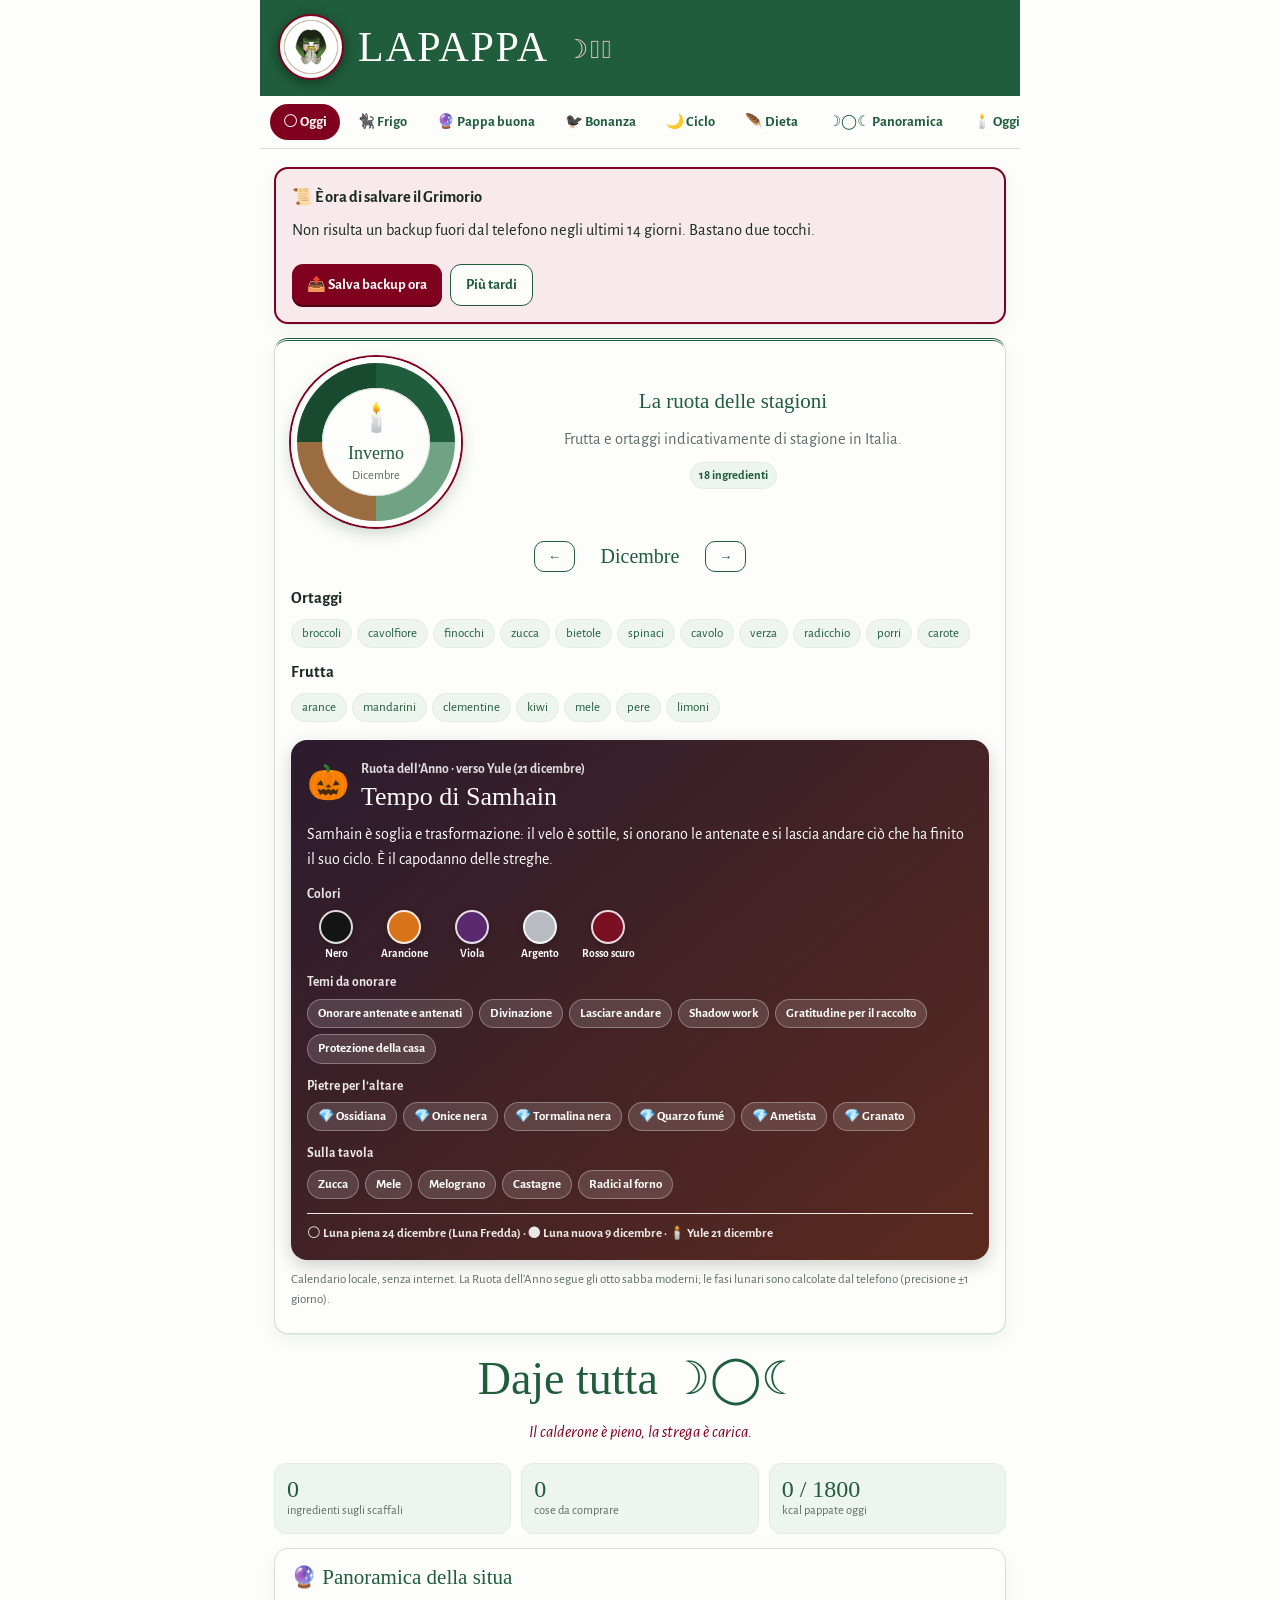
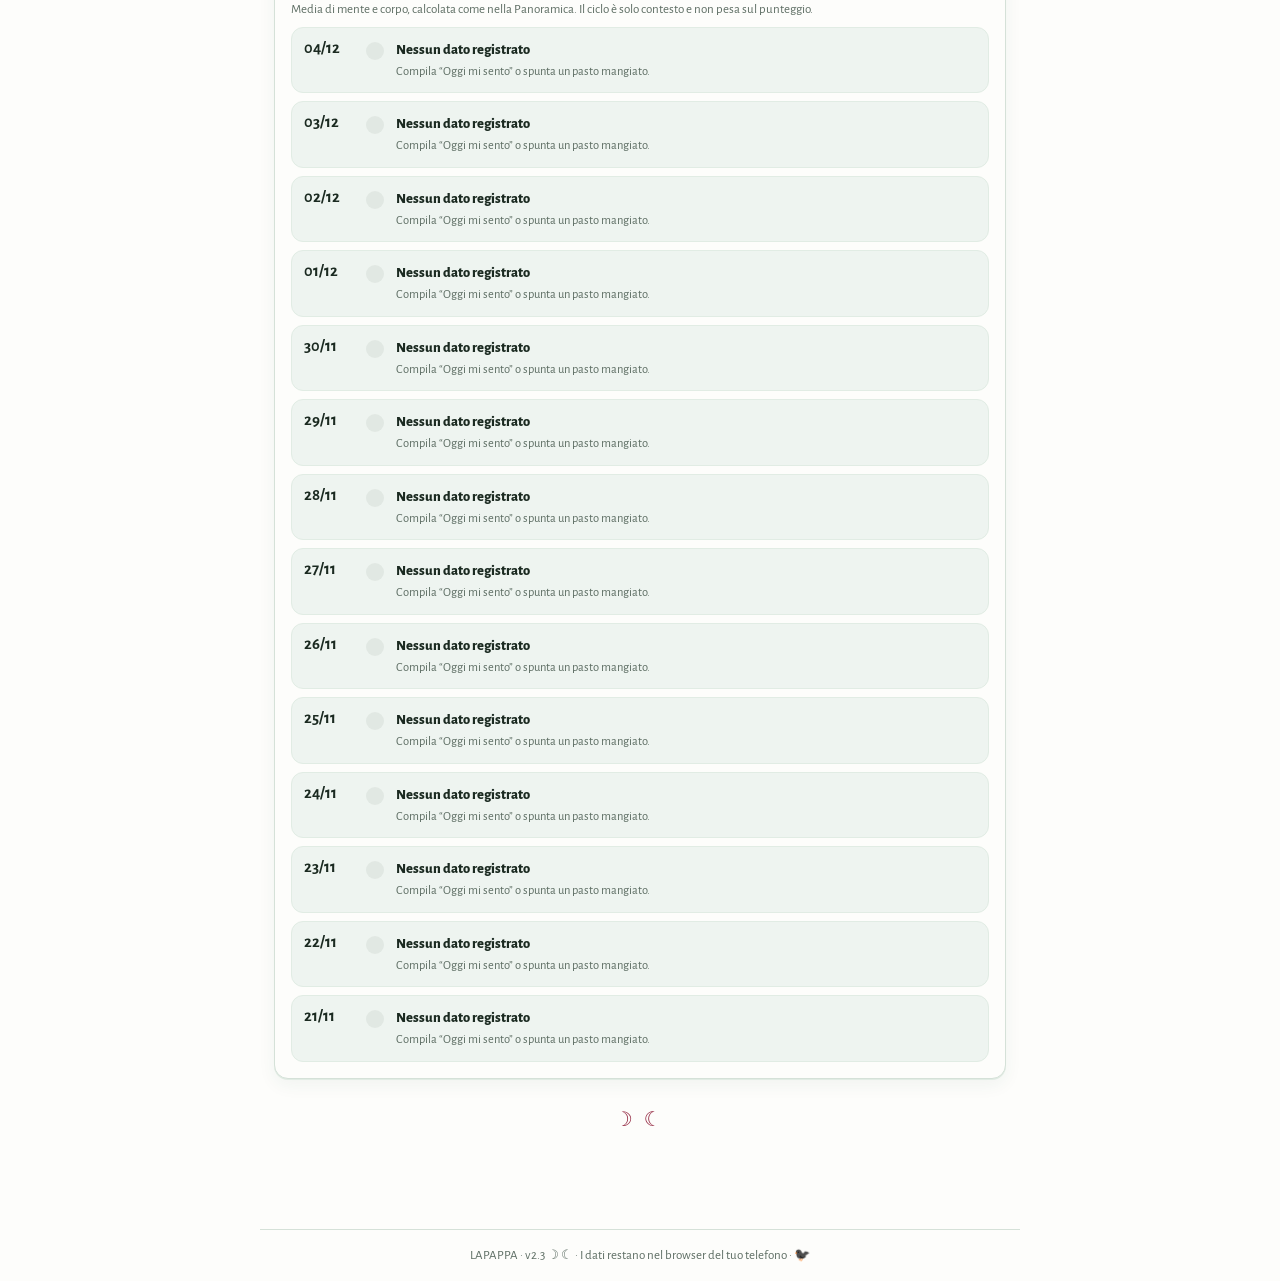
<file: index.html>
<!doctype html>
<html lang="it">
<head>
<meta charset="utf-8">
<meta name="viewport" content="width=device-width,initial-scale=1,viewport-fit=cover">
<meta name="theme-color" content="#1F5D3C">
<meta name="description" content="Frigo, ricette, panoramica e spesa in un unico calderone">
<link rel="manifest" href="manifest.webmanifest">
<link rel="icon" href="lapappa-logo-v122-192.png" type="image/png">
<link rel="preconnect" href="https://fonts.googleapis.com">
<link rel="preconnect" href="https://fonts.gstatic.com" crossorigin>
<link href="https://fonts.googleapis.com/css2?family=Alegreya+Sans:wght@400;500;700;800&family=IM+Fell+English:ital@0;1&display=swap" rel="stylesheet">
<title>LAPAPPA · Beccate sto piatto</title>
<link rel="stylesheet" href="lapappa.css?v=23">
</head>
<body>
<div class="shell">
<header>
  <div class="brandwrap">
    <img src="lapappa-logo-v122.png" alt="Logo LAPAPPA" class="brand-logo">
    <h1>LAPAPPA <span class="moon-mark" aria-hidden="true"><span>☽</span><span>𖦹</span><span>☾</span></span></h1>
  </div>
</header>
<nav id="nav" aria-label="Sezioni"></nav>
<main>

<section id="home">
  <div class="card" id="seasonalityHome"></div>
  <h2 class="hero-title">Daje tutta ☽◯☾</h2>
  <p class="muted" id="brandQuote">Oggi farai meno schifo di ieri!</p>
  <div class="grid three">
    <div class="metric"><strong id="numFridge">0</strong><small>ingredienti sugli scaffali</small></div>
    <div class="metric"><strong id="numShop">0</strong><small>cose da comprare</small></div>
    <div class="metric"><strong id="kcalToday">0</strong><small>kcal pappate oggi</small></div>
  </div>
  <div class="card"><h3>🔮 Panoramica della situa</h3><div id="wellbeingHome"></div></div>
</section>

<section id="frigo">
  <h2>🐈‍⬛ La dispensa della strega</h2>
  <div class="card">
    <h3>🌿 La pappa più magica nasce dagli ingredienti più vari</h3>
    <p class="muted">Metti sugli scaffali quello che hai: il generatore lo usa per primo.</p>
    <details id="marketGuide"><summary>Ingredienti che ti piacciono</summary><p>Tofu normale, seta e affumicato · miso · shiitake, wood ear e funghi freschi · udon e noodles · riso · latte di cocco · seitan · tortellini veg · affettati vegetali · cicoria · lattuga · zucca · cetrioli · avocado · Wasa · gallette · latte di soia al cioccolato/proteico · barbecue affumicata · soia · teriyaki · sriracha · maionese veg.</p><p class="muted">Puoi aggiungere anche pak choi, germogli, alghe, zenzero, tofu skin, daikon, soba e cavolo cinese.</p></details>
  </div>
  <div class="card">
    <label for="foodName">Ingrediente</label><input id="foodName" placeholder="Cerca: tofu, ceci, spinaci…">
    <div id="foodInfo"></div>
    <div class="grid"><div><label for="foodQty">Quantità</label><input id="foodQty" inputmode="decimal" placeholder="Es. 400"></div><div><label for="foodUnit">Unità</label><select id="foodUnit"><option>g</option><option>ml</option><option>pz</option></select></div></div>
    <label for="foodDate">Scadenza (facoltativa)</label><input type="date" id="foodDate">
    <button class="action" type="button" onclick="addFood()">+ Metti sullo scaffale</button>
  </div>
  <div class="cabinet">
    <div class="cabinet-crown"><span class="cat" aria-hidden="true">🐈‍⬛</span><span class="crown-title">Scaffali della dispensa</span><span aria-hidden="true">🕯️</span></div>
    <div id="foodList" class="cabinet-body"></div>
    <div class="cabinet-foot"></div>
  </div>
  <dialog id="foodDialog" class="sheet">
    <form method="dialog" id="foodEditForm">
      <h3>🪶 Modifica ingrediente</h3>
      <label for="editName">Ingrediente</label><input id="editName" placeholder="Cerca alimento…">
      <div class="grid"><div><label for="editQty">Quantità</label><input id="editQty" inputmode="decimal"></div><div><label for="editUnit">Unità</label><select id="editUnit"><option>g</option><option>ml</option><option>pz</option></select></div></div>
      <label for="editDate">Scadenza</label><input type="date" id="editDate">
      <div class="sheet-actions"><button class="action" value="save" type="submit">Salva modifiche</button><button class="action secondary" value="cancel" type="button" id="editCancel">Annulla</button></div>
    </form>
  </dialog>
</section>

<section id="ricette"><h2>🔮 Pappa buona</h2></section>

<section id="bonanza"><h2>🐦‍⬛ Storico della bonanza</h2><div id="bonanzaApp"></div></section>

<section id="ciclo"><h2>🌙 Calendario del ciclo</h2><div class="card" id="cicloApp"></div></section>

<section id="dieta">
  <h2>🪶 La mia dieta</h2>
  <div class="card">
    <label for="dietType">Alimentazione</label><select id="dietType"><option>Vegana</option><option>Vegetariana</option><option>Onnivora</option></select>
    <label for="dietGoal">Obiettivo</label><select id="dietGoal"><option>Ricomposizione corporea</option><option>Mantenimento</option><option>Benessere e regolarità</option></select>
    <label for="dietBudget">Budget settimanale (€)</label><input type="number" min="0" id="dietBudget">
    <label for="dietMeals">Pasti al giorno</label><select id="dietMeals"><option value="2">2 · pranzo e cena</option><option value="3">3 · colazione, pranzo e cena</option><option value="4">4 · con spuntino</option></select>
    <label for="dietPrefs">Preferenze, intolleranze e cibi da evitare</label><textarea id="dietPrefs"></textarea>
    <button class="action" type="button" onclick="saveDiet()">Salva impostazioni</button>
  </div>
  <div class="card kcal-card">
    <h3>🕯️ Regolatore delle calorie</h3>
    <p class="muted">Il generatore ridimensiona le porzioni per arrivare a questo totale giornaliero, diviso tra i pasti.</p>
    <div class="kcal-dial"><output id="kcalOut">1800</output><span>kcal al giorno</span></div>
    <input type="range" id="kcalRange" min="1200" max="3500" step="50" aria-label="Calorie giornaliere">
    <div class="grid"><div><label for="kcalInput">Calorie esatte</label><input type="number" id="kcalInput" min="1000" max="4500" step="10"></div><div><label for="protKg">Proteine (g per kg)</label><input type="number" id="protKg" min="0.8" max="2.5" step="0.1"></div></div>
    <div id="macroTargets" class="macro-targets"></div>
    <details class="estimate"><summary>🔮 Calcola una stima (Mifflin-St Jeor)</summary>
      <div class="grid"><div><label for="estSex">Sesso</label><select id="estSex"><option value="F">Femmina</option><option value="M">Maschio</option></select></div><div><label for="estAge">Età</label><input type="number" id="estAge" min="14" max="99"></div><div><label for="estWeight">Peso (kg)</label><input type="number" id="estWeight" min="30" max="250" step="0.1"></div><div><label for="estHeight">Altezza (cm)</label><input type="number" id="estHeight" min="120" max="220"></div></div>
      <label for="estActivity">Attività</label><select id="estActivity"><option value="1.2">Sedentaria</option><option value="1.375">Leggera (1–3 allenamenti)</option><option value="1.55">Moderata (3–5 allenamenti)</option><option value="1.725">Alta (6–7 allenamenti)</option></select>
      <p id="estResult" class="hint">Compila i campi per vedere la stima.</p>
      <button class="action secondary" type="button" id="estApply">Usa questa stima</button>
    </details>
    <button class="action" type="button" id="kcalSave">Salva calorie</button>
    <p class="muted fine">Stima orientativa: per obiettivi precisi conta il parere della tua nutrizionista.</p>
  </div>
</section>

<section id="panoramica">
  <h2>☽◯☾ Panoramica</h2>
  <div id="panoramicaApp"></div>
  <details class="card labs-card">
    <summary><b>🧪 Valori degli esami</b> <small class="muted">(entrano anche nel PDF)</small></summary>
    <p class="hint">Registra solo i valori che desideri. Non pubblicare referti sul repository GitHub.</p>
    <label for="labDate">Data dell'esame</label><input id="labDate" type="date">
    <label for="labName">Parametro</label><input id="labName" placeholder="Es. ferritina">
    <div class="grid"><div><label for="labValue">Valore</label><input id="labValue" placeholder="Es. 35"></div><div><label for="labUnit">Unità</label><input id="labUnit" placeholder="Es. ng/mL"></div></div>
    <label for="labRange">Intervallo del laboratorio (facoltativo)</label><input id="labRange" placeholder="Es. 15–150">
    <button class="action" type="button" onclick="addLab()">Salva valore</button>
    <ul id="labList"></ul>
  </details>
</section>

<section id="diario">
  <h2>🕯️ Oggi mi sento...</h2>
  <div class="card">
    <label for="logDate">Data</label><input id="logDate" type="date">
    <label for="logClock">Ora</label><input id="logClock" type="time">
    <div class="grid">
      <div><label for="logHunger">Fame (1–10)</label><input id="logHunger" type="number" min="1" max="10" value="5"></div>
      <div><label for="logEnergy">Energia (1–10)</label><input id="logEnergy" type="number" min="1" max="10" value="5"></div>
      <div><label for="logBloat">Gonfiore (1–10)</label><input id="logBloat" type="number" min="1" max="10" value="5"></div>
      <div><label for="logStress">Stress (1–10)</label><input id="logStress" type="number" min="1" max="10" value="5"></div>
      <div><label for="logMood">Umore (1–10)</label><input id="logMood" type="number" min="1" max="10" value="6"></div>
    </div>
    <label>Emozioni che senti adesso <small>(anche più di una)</small></label>
    <div id="logEmotions" class="emotions"></div>
    <label for="logGlucose">Glicemia misurata, mg/dL (facoltativa)</label><input id="logGlucose" type="number" min="0" placeholder="Solo se misurata">
    <button class="action" type="button" onclick="addLog()">Registra</button>
    <ul id="logList"></ul>
  </div>
  <div class="card" id="sleepArea"><h3>🌙 Come hai dormito?</h3><label for="sleepDate">Giorno del risveglio</label><input type="date" id="sleepDate"><label for="sleepHours">Ore di sonno</label><input type="number" id="sleepHours" min="0" max="24" step="0.25" placeholder="Es. 7.5"><label for="sleepQuality">Qualità del sonno (1–5)</label><select id="sleepQuality"><option value="1">1 · Pessima</option><option value="2">2 · Scarsa</option><option value="3" selected>3 · Così così</option><option value="4">4 · Buona</option><option value="5">5 · Ottima</option></select><label for="sleepTags">Descrizioni del sonno (puoi sceglierne più di una)</label><select id="sleepTags" multiple size="7"></select><p class="muted fine">Da telefono tieni premuto o seleziona più voci dove supportato. Le descrizioni cambiano con il voto.</p><button class="action" id="sleepSave" type="button">Salva il sonno</button><div id="sleepHistory"></div></div>
</section>

<section id="spesa">
  <h2>🍵 Lista della spesa</h2>
  <div class="card">
    <label for="shopName">Prodotto da comprare</label><input id="shopName" placeholder="Es. lenticchie rosse" list="priceNames" autocomplete="off"><datalist id="priceNames"></datalist>
    <div class="grid"><div><label for="shopQty">Quantità</label><input id="shopQty" placeholder="Es. 500 g"></div><div><label for="shopPrice">Prezzo (€)</label><input id="shopPrice" type="number" min="0" step="0.01" inputmode="decimal" placeholder="Es. 1.49"></div></div>
    <button class="action" type="button" onclick="addShop()">+ Aggiungi</button>
  </div>
  <div class="card cassa">
    <h3>🧉 Il conto della strega</h3>
    <div id="shopTotals"></div>
  </div>
  <div class="card"><ul id="shopList"></ul></div>
</section>

<section id="grimorio"><h2>📜 Il Grimorio</h2><div class="card" id="grimorioApp"></div></section>

</main>
<footer>LAPAPPA · v2.3 ☽𖦹☾ · I dati restano nel browser del tuo telefono · 🐦‍⬛</footer>
</div>
<script src="ricette.js?v=23"></script>
<script src="app.js?v=23"></script>
<script src="sleep.js?v=23"></script>
<script src="cycle.js?v=23"></script>
<script src="seasonality.js?v=23"></script>
<script src="calendar.js?v=23"></script>
<script src="bonanza.js?v=23"></script>
<script src="wellbeing.js?v=23"></script>
<script src="panoramica.js?v=23"></script>
<script src="grimorio.js?v=23"></script>
</body>
</html>
</file>
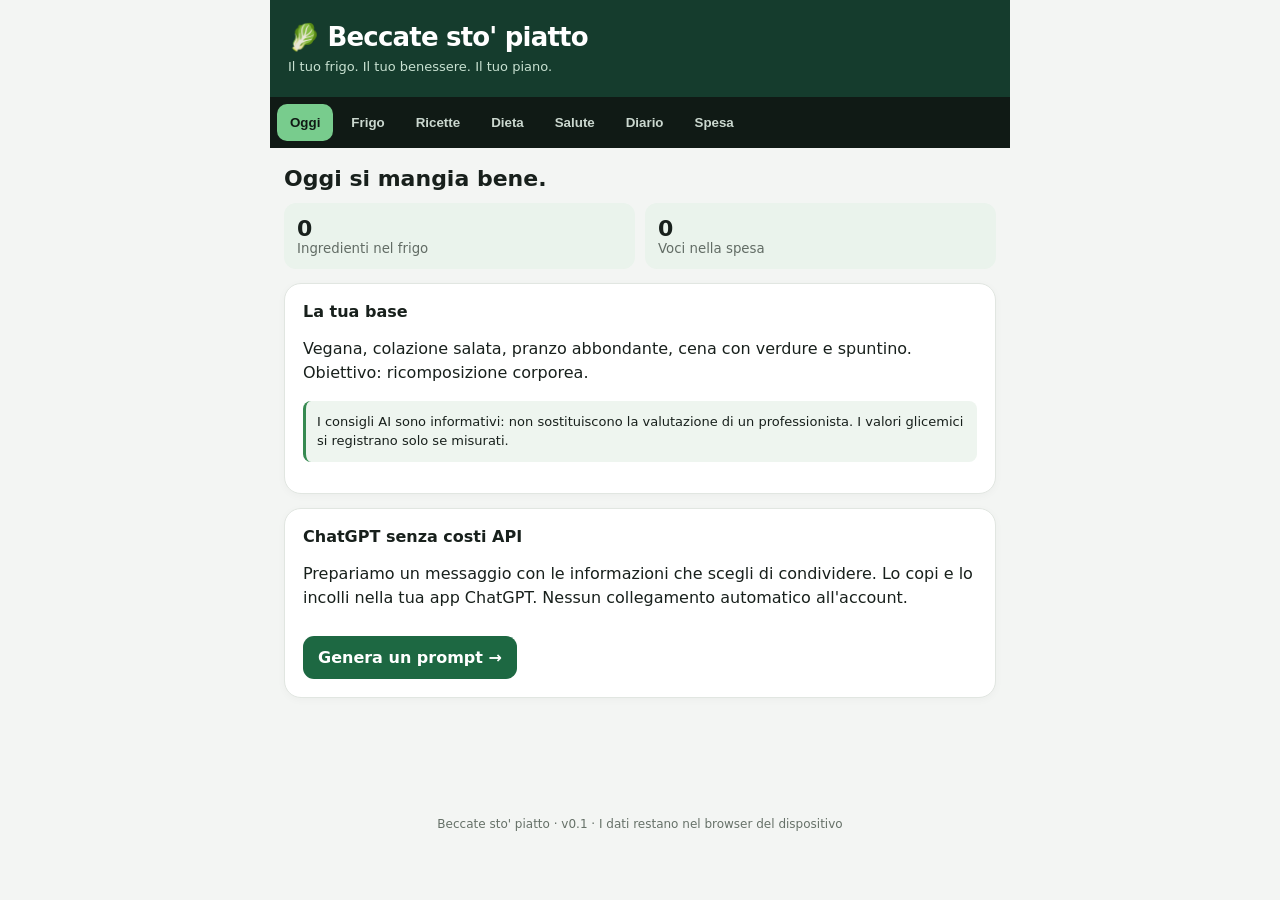
<file: Beccate_sto_piatto_PWA_v01/beccate-sto-piatto/index.html>
<!doctype html><html lang="it"><head><meta charset="utf-8"><meta name="viewport" content="width=device-width,initial-scale=1,viewport-fit=cover"><meta name="theme-color" content="#153c2d"><meta name="description" content="Frigo, ricette, salute e spesa in un unico posto"><link rel="manifest" href="manifest.webmanifest"><link rel="icon" href="icon.svg" type="image/svg+xml"><title>Beccate sto' piatto</title><style>:root{font-family:system-ui,-apple-system,sans-serif;color:#18201c;background:#f3f5f3}*{box-sizing:border-box}body{margin:0}header{background:#153c2d;color:white;padding:22px 18px 20px}header h1{margin:0;font-size:26px;letter-spacing:-.8px}header p{margin:5px 0 0;color:#c8e1d1;font-size:13px}.shell{max-width:740px;margin:auto}nav{display:flex;overflow:auto;background:#101a15;padding:7px;gap:5px;position:sticky;top:0;z-index:3}nav button{background:transparent;color:#cbd8cf;border:0;border-radius:10px;padding:11px 13px;white-space:nowrap;font-weight:650}nav button.active{background:#78cc8d;color:#101a15}main{padding:18px 14px 90px}section{display:none}section.active{display:block}.card{background:#fff;border:1px solid #e1e6e1;border-radius:17px;padding:18px;margin:0 0 14px;box-shadow:0 2px 8px #00000008}h2{font-size:22px;margin:0 0 12px}h3{margin:0 0 10px;font-size:16px}p{line-height:1.5}.muted,small{color:#626c65}label{display:block;font-size:13px;font-weight:650;margin:10px 0 5px}input,select,textarea{width:100%;font:inherit;border:1px solid #ccd6cf;border-radius:10px;padding:11px;background:white;color:#18201c}textarea{min-height:100px}button.action{background:#1d6842;color:white;border:0;border-radius:11px;padding:12px 15px;font:inherit;font-weight:700;margin:10px 7px 0 0}button.secondary{background:#e7f1e9;color:#16472c}button.danger{background:#f7e8e7;color:#8c2823}ul{list-style:none;padding:0}li{padding:11px 0;border-bottom:1px solid #e7ece8;display:flex;justify-content:space-between;gap:8px;align-items:center}li:last-child{border:0}.pill{font-size:12px;background:#e5f4e9;color:#235b38;padding:4px 7px;border-radius:8px}.grid{display:grid;grid-template-columns:1fr 1fr;gap:10px}.metric{background:#eaf3ec;border-radius:12px;padding:13px}.metric strong{display:block;font-size:22px}.metric small{display:block}.hint{background:#eef5ef;border-left:3px solid #368a51;padding:11px;border-radius:8px;font-size:13px}.inline{display:flex;gap:8px;align-items:center}.inline input{width:auto}footer{padding:15px;text-align:center;font-size:12px;color:#667168}@media(max-width:380px){.grid{grid-template-columns:1fr}} </style></head><body><div class="shell"><header><h1>🥬 Beccate sto' piatto</h1><p>Il tuo frigo. Il tuo benessere. Il tuo piano.</p></header><nav id="nav"></nav><main>
<section id="home"><h2>Oggi si mangia bene.</h2><div class="grid"><div class="metric"><strong id="numFridge">0</strong><small>Ingredienti nel frigo</small></div><div class="metric"><strong id="numShop">0</strong><small>Voci nella spesa</small></div></div><div class="card" style="margin-top:14px"><h3>La tua base</h3><p>Vegana, colazione salata, pranzo abbondante, cena con verdure e spuntino. Obiettivo: ricomposizione corporea.</p><p class="hint">I consigli AI sono informativi: non sostituiscono la valutazione di un professionista. I valori glicemici si registrano solo se misurati.</p></div><div class="card"><h3>ChatGPT senza costi API</h3><p>Prepariamo un messaggio con le informazioni che scegli di condividere. Lo copi e lo incolli nella tua app ChatGPT. Nessun collegamento automatico all'account.</p><button class="action" onclick="go('ricette')">Genera un prompt →</button></div></section>
<section id="frigo"><h2>Il mio frigo</h2><div class="card"><label>Ingrediente</label><input id="foodName" placeholder="Es. tofu"><div class="grid"><div><label>Quantità</label><input id="foodQty" placeholder="Es. 400"></div><div><label>Unità</label><select id="foodUnit"><option>g</option><option>ml</option><option>pz</option></select></div></div><label>Scadenza (facoltativa)</label><input type="date" id="foodDate"><button class="action" onclick="addFood()">+ Aggiungi</button></div><div class="card"><h3>Disponibili</h3><ul id="foodList"></ul></div></section>
<section id="ricette"><h2>Ricette con ChatGPT</h2><div class="card"><label>Che cosa vuoi generare?</label><select id="recipeMode"><option value="un pasto">Un pasto</option><option value="un menu giornaliero">Menu giornaliero</option><option value="un menu di 7 giorni">Menu settimanale</option></select><label>Altre istruzioni</label><textarea id="recipeNotes" placeholder="Es. niente cipolla, preferisco piatti caldi..."></textarea><button class="action" onclick="makePrompt()">Prepara richiesta</button><label>Messaggio da inviare a ChatGPT</label><textarea id="promptOutput" readonly placeholder="Qui comparirà la richiesta..."></textarea><button class="action secondary" onclick="copyPrompt()">Copia richiesta</button><button class="action secondary" onclick="window.open('https://chatgpt.com/','_blank','noopener')">Apri ChatGPT ↗</button></div><div class="card"><h3>Salva una ricetta</h3><label>Titolo</label><input id="recipeTitle" placeholder="Es. Bowl di riso e tofu"><label>Ingredienti e preparazione</label><textarea id="recipeText" placeholder="Incolla qui la ricetta ricevuta..."></textarea><button class="action" onclick="saveRecipe()">Salva</button><ul id="recipeList"></ul></div></section>
<section id="dieta"><h2>La mia dieta</h2><div class="card"><label>Alimentazione</label><select id="dietType"><option>Vegana</option><option>Vegetariana</option><option>Onnivora</option></select><label>Obiettivo</label><select id="dietGoal"><option>Ricomposizione corporea</option><option>Mantenimento</option><option>Benessere e regolarità</option></select><label>Budget settimanale (€)</label><input type="number" min="0" id="dietBudget"><label>Pasti al giorno</label><input type="number" min="1" max="8" id="dietMeals"><label>Preferenze, intolleranze e cibi da evitare</label><textarea id="dietPrefs"></textarea><button class="action" onclick="saveDiet()">Salva impostazioni</button></div></section>
<section id="salute"><h2>Salute</h2><div class="card"><p class="hint">Per ora registra solo i valori che desideri. Non caricare referti sensibili su un sito pubblico o su ChatGPT senza valutare la privacy. La lettura PDF automatica non è ancora disponibile.</p><label>Data dell'esame</label><input id="labDate" type="date"><label>Parametro</label><input id="labName" placeholder="Es. ferritina"><div class="grid"><div><label>Valore</label><input id="labValue" placeholder="Es. 35"></div><div><label>Unità</label><input id="labUnit" placeholder="Es. ng/mL"></div></div><label>Intervallo del laboratorio (facoltativo)</label><input id="labRange" placeholder="Es. 15–150"><button class="action" onclick="addLab()">Salva valore</button><ul id="labList"></ul></div></section>
<section id="diario"><h2>Diario quotidiano</h2><div class="card"><label>Data</label><input id="logDate" type="date"><label>Momento</label><select id="logTime"><option>Mattina</option><option>Pranzo</option><option>Pomeriggio</option><option>Sera</option></select><div class="grid"><div><label>Fame (1–10)</label><input id="logHunger" type="number" min="1" max="10" value="5"></div><div><label>Energia (1–10)</label><input id="logEnergy" type="number" min="1" max="10" value="5"></div><div><label>Gonfiore (1–10)</label><input id="logBloat" type="number" min="1" max="10" value="5"></div><div><label>Stress (1–10)</label><input id="logStress" type="number" min="1" max="10" value="5"></div></div><label>Glicemia misurata, mg/dL (facoltativa)</label><input id="logGlucose" type="number" min="0" placeholder="Solo se misurata"><button class="action" onclick="addLog()">Registra</button><ul id="logList"></ul></div></section>
<section id="spesa"><h2>Lista della spesa</h2><div class="card"><label>Prodotto da comprare</label><input id="shopName" placeholder="Es. lenticchie rosse"><label>Quantità</label><input id="shopQty" placeholder="Es. 500 g"><button class="action" onclick="addShop()">+ Aggiungi</button><ul id="shopList"></ul><button class="action secondary" onclick="makeShoppingPrompt()">Chiedi a ChatGPT cosa manca</button></div><div class="card"><h3>Backup dei tuoi dati</h3><p class="muted">Esporta un file JSON locale. Contiene dati in chiaro, anche sanitari: custodiscilo con attenzione.</p><button class="action secondary" onclick="exportData()">Esporta backup</button><label>Ripristina backup JSON</label><input type="file" id="restoreFile" accept="application/json,.json" onchange="restoreData(event)"><button class="action danger" onclick="clearAll()">Cancella tutti i dati</button></div></section>
</main><footer>Beccate sto' piatto · v0.1 · I dati restano nel browser del dispositivo</footer></div><script src="app.js"></script></body></html>
</file>
<file: lapappa.css>
/* LAPAPPA v2.0 · Strega della foresta, versione chiara.
   Palette 60/30/10: carta rgb(253,253,251) · bosco rgb(31,93,60) · vino rgb(128,0,32). Il legno della dispensa è l'unica eccezione decorativa. */
:root{
 --paper:#FDFDFB;--forest:#1F5D3C;--wine:#800020;
 --ink:#1B2A21;--muted:#5E6E64;--line:#D5E1D8;--leaf:#EEF4F0;--leaf2:#E1ECE4;--wine-soft:#F7E9EC;--forest-deep:#174A2F;
 --wood-1:#9A6C40;--wood-2:#7A512F;--wood-3:#5B3A20;--wood-4:#3B2615;
 --head:"IM Fell English",Georgia,"Times New Roman",serif;--body:"Alegreya Sans",system-ui,-apple-system,"Segoe UI",sans-serif;
 color-scheme:light;
}
*{box-sizing:border-box}
html{background:var(--paper);scroll-padding-top:env(safe-area-inset-top,0px)}
body{margin:0;background:var(--paper);color:var(--ink);font-family:var(--body);font-size:16.5px;line-height:1.5;-webkit-text-size-adjust:100%}
.shell{max-width:760px;margin:auto;min-height:100vh;background:var(--paper)}
img{max-width:100%}
.sr-only{position:absolute!important;width:1px;height:1px;padding:0;margin:-1px;overflow:hidden;clip:rect(0,0,0,0);white-space:nowrap;border:0}

/* Intestazione */
header{background:var(--forest);color:var(--paper);padding:calc(14px + env(safe-area-inset-top,0px)) 18px 16px;position:relative;overflow:hidden}
.moonrow{font-size:13px;letter-spacing:.35em;text-align:center;color:#D9E7DE;opacity:.9;white-space:nowrap;overflow:hidden}
.brandwrap{display:flex;align-items:center;gap:14px;margin-top:0;position:relative;z-index:1}
.brand-logo{width:66px;height:66px;object-fit:contain;filter:drop-shadow(0 3px 6px #0006);background:var(--paper);border-radius:50%;padding:3px;border:2px solid var(--wine)}
header h1{margin:0;font-family:var(--head);font-weight:400;font-size:clamp(30px,7vw,42px);line-height:1;letter-spacing:.04em}
header p{margin:6px 0 0;color:#D9E7DE;font-size:14px;font-style:italic}

/* Navigazione */
nav{display:flex;gap:4px;overflow-x:auto;background:var(--paper);padding:8px 10px;position:sticky;top:0;z-index:5;border-bottom:1px solid var(--line);scrollbar-width:none;padding-top:calc(8px + env(safe-area-inset-top,0px))}
nav::-webkit-scrollbar{display:none}
nav button{flex:0 0 auto;background:transparent;border:0;border-radius:999px;padding:9px 13px;font:600 14.5px var(--body);color:var(--forest);white-space:nowrap;cursor:pointer}
nav button.active{background:var(--wine);color:var(--paper)}
main{padding:18px 14px 90px}
main>section{display:none}main>section.active{display:block}
main>section::after{content:"☽𖦹☾";display:block;text-align:center;color:var(--wine);font-size:20px;letter-spacing:.2em;margin:26px 0 4px;opacity:.85}

/* Tipografia */
h2{font-family:var(--head);font-weight:400;font-size:clamp(28px,6.5vw,36px);color:var(--forest);margin:4px 0 14px;line-height:1.1}
h3{font-family:var(--head);font-weight:400;font-size:21px;color:var(--forest);margin:0 0 10px;line-height:1.2}
h4{margin:18px 0 8px;color:var(--forest)}
p{line-height:1.55;margin:.5em 0}
.muted,small{color:var(--muted)}
.fine{font-size:13px}
.minicap{font-size:12.5px;color:var(--muted)}

/* Card e griglie */
.card{background:var(--paper);border:1px solid var(--line);border-radius:14px;padding:16px;margin:0 0 14px;box-shadow:0 1px 0 var(--leaf2),0 6px 18px rgba(31,93,60,.06)}
.grid{display:grid;grid-template-columns:1fr 1fr;gap:10px}
.grid.three{grid-template-columns:repeat(3,minmax(0,1fr))}
.grid.five{grid-template-columns:repeat(5,minmax(0,1fr));gap:6px}
.metric{background:var(--leaf);border-radius:12px;padding:12px;border:1px solid var(--leaf2)}
.metric strong{display:block;font-family:var(--head);font-weight:400;font-size:24px;color:var(--forest);line-height:1.1}
.metric small{display:block;font-size:12.5px}

/* Form */
label{display:block;font-size:14px;font-weight:700;margin:12px 0 5px;color:var(--ink)}
input,select,textarea{width:100%;font:inherit;font-size:16px;border:1px solid #BFD0C4;border-radius:10px;padding:10px 11px;background:#fff;color:var(--ink)}
textarea{min-height:96px}
input:focus,select:focus,textarea:focus,button:focus-visible,summary:focus-visible,label.action:focus-within{outline:2.5px solid var(--wine);outline-offset:2px}
input[type=checkbox]{width:20px;height:20px;accent-color:var(--wine);margin:0;flex:0 0 auto}
input[type=range]{accent-color:var(--wine);padding:0;border:0;background:transparent}
.check{display:inline-flex;align-items:center;gap:8px;font-weight:600;margin:6px 14px 6px 0;cursor:pointer}
.inline{display:flex;gap:9px;align-items:center;margin:0;font-weight:500}
.inline input{width:auto}
details>summary{cursor:pointer;color:var(--forest);font-weight:700}

/* Bottoni */
button.action,label.action{display:inline-flex;align-items:center;justify-content:center;gap:6px;background:var(--wine);color:var(--paper);border:0;border-radius:11px;padding:11px 15px;font:700 15px var(--body);margin:12px 8px 0 0;cursor:pointer;box-shadow:0 2px 0 #4D0013}
button.action.secondary,label.action.secondary{background:var(--paper);color:var(--forest);border:1.5px solid var(--forest);box-shadow:none}
button.action.danger{background:var(--paper);color:var(--wine);border:1.5px solid #D9A9B4;box-shadow:none}
.action.mini{padding:7px 11px;margin:0;font-size:14px;border-radius:9px}
button:disabled{opacity:.45}
.pill{display:inline-block;font-size:12.5px;background:var(--leaf);color:var(--forest);padding:3px 8px;border-radius:999px;border:1px solid var(--leaf2);font-weight:700}
.pill.wine{background:var(--wine-soft);color:var(--wine);border-color:#E8C6CE}
.hint,.inline-note{background:var(--leaf);border-left:3px solid var(--forest);padding:10px 12px;border-radius:8px;font-size:14px}
ul{list-style:none;padding:0;margin:8px 0 0}
li{padding:10px 0;border-bottom:1px solid var(--line);display:flex;justify-content:space-between;gap:8px;align-items:center}
li:last-child{border-bottom:0}
ul.plain li,.mealbody li{display:list-item;border:0;padding:2px 0}

/* Home */
.hero-title{text-align:center;font-size:clamp(34px,8vw,46px);margin-top:20px}
#brandQuote{text-align:center;font-style:italic;font-size:17px;color:var(--wine);margin:0 0 18px}
#home>.grid{margin-bottom:14px}
#seasonalityHome{border-top:3px double var(--forest)}
.season-wheel{background:conic-gradient(#1F5D3C 0 90deg,#6FA383 90deg 180deg,#9A6C40 180deg 270deg,#174A2F 270deg 360deg)!important;border:6px solid var(--paper)!important;box-shadow:0 0 0 2px var(--wine),0 6px 16px rgba(31,93,60,.25)!important}
.season-core{background:var(--paper)!important;color:var(--forest)!important;box-shadow:inset 0 0 0 1px var(--line)!important}
.season-core strong{font-family:var(--head);font-weight:400;font-size:18px;text-transform:capitalize}
.season-chip{background:var(--leaf)!important;color:var(--forest)!important;border:1px solid var(--leaf2)!important}
.season-months button{background:var(--paper)!important;color:var(--forest)!important;border:1.5px solid var(--forest)!important}
.season-quote{background:var(--wine-soft)!important;border-left:3px solid var(--wine)!important}
.season-meta{color:var(--wine)!important;text-transform:none!important;letter-spacing:0!important;font-weight:700}
#seasonCount{display:inline-block}
#wellbeingHome .well-item{background:var(--leaf)!important;color:var(--ink)!important;border:1px solid var(--leaf2)!important}
#wellbeingHome .well-meta{color:var(--muted)!important}
#wellbeingHome .well-meter{background:#D3E0D7!important}
#wellbeingHome .well-meter span{background:var(--forest)!important}

/* ───── La dispensa: armadio antico in legno, 3 barattoli per ripiano ───── */
.cabinet{position:relative;margin:26px 0 14px;border-radius:16px 16px 6px 6px;padding:0 12px 12px;background:
 repeating-linear-gradient(90deg,transparent 0 3px,rgba(59,38,21,.18) 3px 4px,transparent 4px 11px),
 linear-gradient(90deg,var(--wood-3),var(--wood-2) 8%,var(--wood-1) 50%,var(--wood-2) 92%,var(--wood-3));
 box-shadow:0 10px 24px rgba(59,38,21,.35),inset 0 0 0 2px rgba(0,0,0,.15)}
.cabinet-crown{position:relative;display:flex;align-items:center;justify-content:space-between;gap:8px;margin:0 -12px;padding:16px 18px 14px;border-radius:16px 16px 0 0;background:
 linear-gradient(180deg,#B08051 0%,var(--wood-1) 30%,var(--wood-2) 70%,var(--wood-3) 100%);border-bottom:4px solid var(--wood-4);box-shadow:inset 0 2px 0 rgba(255,232,200,.35)}
.cabinet-crown::before{content:"";position:absolute;left:12px;right:12px;top:6px;height:3px;border-radius:3px;background:rgba(59,38,21,.35)}
.crown-title{font-family:var(--head);font-size:20px;color:var(--paper);text-shadow:0 1px 2px rgba(0,0,0,.5);text-align:center;flex:1}
.cabinet-crown .cat{position:absolute;left:14px;top:-26px;font-size:32px;filter:drop-shadow(0 2px 2px rgba(0,0,0,.35))}
.cabinet-crown>span:last-child{font-size:20px}
.cabinet-body{background:
 repeating-linear-gradient(180deg,transparent 0 14px,rgba(0,0,0,.06) 14px 15px),
 linear-gradient(90deg,#2E1D10,#4A301B 12%,#523520 50%,#4A301B 88%,#2E1D10);
 padding:4px 8px 2px;border-radius:2px;box-shadow:inset 0 6px 10px rgba(0,0,0,.45),inset 0 -2px 6px rgba(0,0,0,.3);min-height:120px}
.cabinet-foot{height:16px;margin:0 -12px -12px;border-radius:0 0 6px 6px;background:linear-gradient(180deg,var(--wood-2),var(--wood-4))}
.shelf{padding-top:16px}
.shelf-items{display:grid;grid-template-columns:repeat(3,minmax(0,1fr));gap:8px;align-items:end;padding:0 2px}
.plank{height:17px;margin:0 -8px;border-radius:2px;background:
 repeating-linear-gradient(1deg,transparent 0 2px,rgba(40,25,14,.35) 2px 3px,transparent 3px 7px),
 linear-gradient(180deg,#B38552 0%,var(--wood-1) 35%,var(--wood-2) 75%,var(--wood-4) 100%);
 border-bottom:4px solid #2A1A0D;box-shadow:0 6px 8px rgba(0,0,0,.45),inset 0 2px 0 rgba(255,230,195,.45)}
.jar{position:relative;background:var(--paper);border:1.5px solid var(--forest);border-radius:12px 12px 6px 6px;padding:13px 7px 7px;min-height:96px;display:flex;flex-direction:column;gap:3px;text-align:center;box-shadow:0 3px 0 rgba(0,0,0,.25)}
.jar::before{content:"";position:absolute;left:14%;right:14%;top:-7px;height:9px;border-radius:5px 5px 2px 2px;background:var(--wine);box-shadow:inset 0 2px 0 rgba(255,255,255,.25)}
.jar-name{font-size:14px;line-height:1.15;color:var(--forest);overflow-wrap:anywhere;hyphens:auto}
.jar-qty{align-self:center;font-size:12px;font-weight:700;background:var(--leaf);color:var(--forest);border-radius:999px;padding:1px 7px}
.jar-date{font-size:11px;color:var(--muted);line-height:1.2}
.jar.expiring{border-color:var(--wine);background:var(--wine-soft)}
.jar.expiring .jar-date{color:var(--wine);font-weight:700}
.jar-actions{display:flex;justify-content:center;gap:5px;margin-top:auto;padding-top:4px}
.jar-btn{width:32px;height:30px;border-radius:8px;border:1px solid var(--line);background:#fff;color:var(--forest);font-size:16px;line-height:1;cursor:pointer}
.jar-btn.del{color:var(--wine)}
.shelf-empty{color:#F1E3CC;text-align:center;padding:26px 10px;margin:0;font-style:italic}
@media(min-width:620px){.jar-name{font-size:15.5px}.jar{min-height:110px}}

/* Dialog modifica */
dialog.sheet{border:0;border-radius:18px;padding:18px;width:min(520px,calc(100vw - 24px));background:var(--paper);color:var(--ink);box-shadow:0 20px 50px rgba(0,0,0,.35)}
dialog.sheet::backdrop{background:rgba(23,74,47,.45)}
dialog.sheet form{margin:0}
.sheet-actions{display:flex;flex-wrap:wrap}

/* PAPPA BUONA */
.cal-head{display:flex;justify-content:space-between;align-items:center;gap:10px}
.cal-head select{width:auto}
.weeknav{display:flex;align-items:center;gap:6px;margin:8px 0 4px}
.weekbar{display:flex;gap:5px;overflow-x:auto;padding:4px 0;flex:1}
.daytab{flex:1;min-width:46px;border:1px solid var(--line);background:var(--paper);border-radius:12px;padding:8px 3px;font:700 13.5px var(--body);color:var(--forest);cursor:pointer}
.daytab small{color:inherit}
.daytab.today{border-color:var(--forest)}
.daytab.on{background:var(--forest);color:var(--paper);border-color:var(--forest)}
.calendar-actions{display:flex;flex-wrap:wrap}
.dayblock{margin-top:16px;padding-top:6px;border-top:1px dashed var(--line)}
.dayhead{text-transform:capitalize;margin:8px 0;display:flex;align-items:center;gap:8px;flex-wrap:wrap}
.mealcard{border:1px solid var(--line);border-radius:14px;margin:9px 0;overflow:hidden;background:var(--paper)}
.mealcard.eaten{border-color:var(--forest);background:linear-gradient(90deg,var(--leaf),var(--paper) 40%)}
.mealcard summary{list-style:none;padding:12px;display:flex;justify-content:space-between;gap:8px;align-items:center;color:var(--ink);font-weight:400}
.mealcard summary::-webkit-details-marker{display:none}
.mealhead{display:flex;align-items:center;gap:11px}
.meal-sticker{width:40px;height:40px;flex:0 0 40px;border-radius:12px;background:var(--leaf);border:1px solid var(--leaf2);display:flex;align-items:center;justify-content:center;font-size:21px}
.mealtext b{color:var(--forest);font-size:16px}
.kcal-line{font-size:12.5px}
.fe{color:var(--wine);font-weight:800}
.mealbody{padding:2px 14px 12px;font-size:15px;border-top:1px solid var(--line)}
.mealbody ul{list-style:disc;padding-left:20px}
.mealfoot{display:flex;align-items:center;justify-content:space-between;gap:8px;padding:0 12px 11px;flex-wrap:wrap}
.check.eat{margin:0;padding:6px 10px;border-radius:999px;background:var(--leaf);color:var(--forest)}
.missing{color:var(--wine);font-size:13px}
.sauce-note{background:var(--wine-soft);border-left:3px solid var(--wine);padding:10px 12px;border-radius:8px;margin:10px 0;font-size:14px}
.macro-chips{display:flex;flex-wrap:wrap;gap:5px;margin:10px 0}
.chip{font-size:12.5px;font-weight:700;padding:3px 8px;border-radius:999px;background:var(--leaf);color:var(--forest)}
.chip.kcal{background:var(--forest);color:var(--paper)}
.daypanel{background:var(--leaf);border-radius:12px;padding:8px 12px;margin:10px 0 4px}
.daypanel summary{font-weight:500;font-size:14.5px;color:var(--ink);padding:4px 0}
.vits{display:flex;flex-wrap:wrap;gap:2px 8px}
.tbar{display:grid;grid-template-columns:86px 1fr auto;gap:8px;align-items:center;margin:7px 0;font-size:13.5px}
.tlabel{font-weight:700;color:var(--forest)}
.ttrack{height:9px;background:#D3E0D7;border-radius:9px;overflow:hidden}
.ttrack span{display:block;height:100%;background:var(--forest);border-radius:9px}
.ttrack span.over{background:var(--wine)}
.tval{font-weight:700;white-space:nowrap}
.scoreRow{display:flex;gap:16px;align-items:center}
.scoreBig{font-family:var(--head);font-weight:400;font-size:48px;color:var(--forest);white-space:nowrap}
.scoreBig small{font-size:18px}
.qualityTrack{height:10px;background:#D3E0D7;border-radius:10px;overflow:hidden;margin:12px 0}
.qualityTrack>div{height:100%;background:var(--forest)}
.qualityChecks li{font-size:14px;display:block;padding:5px 0}
.extra-quote{font-weight:700;color:var(--wine)!important}

/* Dieta */
.kcal-dial{display:flex;align-items:baseline;gap:8px;justify-content:center;margin:8px 0}
.kcal-dial output{font-family:var(--head);font-size:52px;color:var(--wine);line-height:1}
.kcal-dial span{color:var(--muted);font-weight:700}
.macro-row{display:grid;grid-template-columns:repeat(4,minmax(0,1fr));gap:6px;margin-top:12px}
.macro-row span{background:var(--leaf);border-radius:10px;padding:8px 6px;text-align:center;font-size:13px;color:var(--muted)}
.macro-row b{display:block;font-size:17px;color:var(--forest)}
.estimate{margin:14px 0 4px;padding:10px 12px;border:1px dashed var(--forest);border-radius:12px}

/* Storico della bonanza */
.bactions{display:flex;gap:6px;flex-wrap:wrap}
.bweek{display:grid;grid-template-columns:repeat(7,minmax(0,1fr));gap:5px;margin:12px 0 0}
.bday{border:1px solid var(--line);border-radius:11px;background:var(--paper);padding:8px 2px;font:700 12.5px var(--body);color:var(--forest);min-width:0;cursor:pointer;text-transform:capitalize}
.bday small{color:inherit}
.bday.active{background:var(--forest);color:var(--paper)}
.bdate{text-transform:capitalize;margin-top:18px}
.calc-head{display:flex;gap:14px;align-items:center}
.calc-big strong{display:block;font-family:var(--head);font-weight:400;font-size:46px;color:var(--wine);line-height:1}
.calc-big small{font-weight:700}
.calc-note{margin:0;font-size:14.5px}
.brecord.pending{opacity:.85;border-style:dashed}
.brow{display:flex;justify-content:space-between;gap:10px;align-items:flex-start}
.brow strong{color:var(--forest)}
.bmini{color:var(--muted);font-size:13px;margin:4px 0}
.bphoto{width:100%;max-height:340px;object-fit:cover;border-radius:12px;background:var(--leaf);margin-top:8px}
.photo-empty{border:1.5px dashed var(--line);border-radius:12px;padding:18px;text-align:center;color:var(--muted);font-size:14px;margin-top:8px}
.photo-actions{display:flex;align-items:center;gap:8px;flex-wrap:wrap}
label.action.cam{font-size:15.5px}
.manual{margin:6px 0}
.pending-title{font-family:var(--head);font-weight:400;font-size:19px}
.empty{padding:6px 2px}

/* Panoramica */
.pano-controls{display:grid;gap:10px}
.seg{display:grid;grid-template-columns:repeat(3,1fr);background:var(--leaf);border-radius:12px;padding:4px;gap:4px}
.seg button{border:0;background:transparent;border-radius:9px;padding:9px;font:700 14.5px var(--body);color:var(--forest);cursor:pointer}
.seg button.on{background:var(--forest);color:var(--paper)}
.pano-nav{display:flex;gap:8px;align-items:center}
.pano-nav input{flex:1}
.linechart{width:100%;height:auto;display:block}
.legend{display:flex;flex-wrap:wrap;gap:6px 14px;font-size:13px;margin-top:4px}
.legend i{display:inline-block;width:14px;height:4px;border-radius:2px;margin-right:6px;vertical-align:middle}
.chart-empty{padding:30px 10px;text-align:center;color:var(--muted);background:var(--leaf);border-radius:12px;font-size:14px}
.share-card{border:1.5px solid var(--wine)}
.checks{display:flex;flex-direction:column;margin-top:6px}
.labs-card summary{padding:2px 0}

/* Spesa */
.shop-item.done label span{text-decoration:line-through;opacity:.55}
.price-box{display:flex;align-items:center;gap:6px}
.price-box input{width:86px;padding:7px 8px;font-size:15px;text-align:right}
.cassa .metric strong{font-size:21px}
.budget{margin-top:12px}
.budget-bar{height:10px;background:#D3E0D7;border-radius:10px;overflow:hidden}
.budget-bar span{display:block;height:100%;background:var(--forest)}
.budget-bar span.over{background:var(--wine)}

/* Ciclo, sonno, grimorio: moduli invariati, solo ricolorati */
.cycle-day{background:var(--leaf)!important;color:var(--ink)}
.cycle-day.bleeding{background:var(--forest)!important;color:var(--paper)!important}
#grimorioApp .grim-status{background:var(--leaf)!important;border:1px solid var(--line)!important;color:var(--ink)!important}
#grimorioApp details{background:var(--paper)!important;border:1px solid var(--line)!important}
#grimorioApp .grim-review{background:var(--wine-soft)!important;border:1px solid #E8C6CE!important}
#grimReminder{border:2px solid var(--wine)!important;background:var(--wine-soft)!important;color:var(--ink)!important}
#sleepHistory p{border-bottom-color:var(--line)!important}

footer{padding:16px 16px calc(16px + env(safe-area-inset-bottom,0px));text-align:center;font-size:13px;color:var(--muted);border-top:1px solid var(--line)}

@media(max-width:420px){
 main{padding:14px 10px 80px}.card{padding:13px}
 .grid.three{gap:6px}.metric{padding:9px}.metric strong{font-size:19px}
 .grid.five{grid-template-columns:repeat(3,minmax(0,1fr))}
 .cabinet{padding:0 8px 10px}.cabinet-crown,.cabinet-foot{margin-left:-8px;margin-right:-8px}
 .cabinet-body{padding:4px 5px 2px}.plank{margin:0 -5px}
 .shelf-items{gap:6px}.jar{padding:12px 5px 6px}.jar-name{font-size:13px}.jar-btn{width:28px;height:28px}
 .tbar{grid-template-columns:72px 1fr auto;font-size:12.5px}
 .macro-row{grid-template-columns:repeat(2,minmax(0,1fr))}
}
@media(prefers-reduced-motion:reduce){*{scroll-behavior:auto!important;transition:none!important;animation:none!important}}

/* ───── v2.3 ───── */
.moon-mark{font-size:.62em;letter-spacing:.08em;margin-left:.25em;color:#E9C9D1;vertical-align:.12em;white-space:nowrap}
/* tendina ingredienti */
.combo{position:relative}
.combo-list{position:absolute;z-index:20;left:0;right:0;top:calc(100% + 4px);margin:0;max-height:300px;overflow-y:auto;background:#fff;border:1.5px solid var(--forest);border-radius:12px;box-shadow:0 12px 28px rgba(23,74,47,.22);padding:4px}
.combo-list li{display:flex;justify-content:space-between;align-items:center;gap:8px;padding:9px 10px;border:0;border-radius:9px;cursor:pointer}
.combo-list li.on,.combo-list li:hover{background:var(--leaf)}
.combo-main{display:flex;flex-direction:column;min-width:0}.combo-main small{font-size:12px}
.combo-kcal{white-space:nowrap;font-size:12.5px;color:var(--muted)}
.combo-tag{font-size:11.5px;font-weight:700;color:var(--forest);background:var(--leaf2);border-radius:999px;padding:1px 6px}
.combo-empty{color:var(--muted);font-size:14px;cursor:default!important}
#foodInfo .macro-chips{margin:8px 0 0}
.jar-fe{position:absolute;top:6px;right:6px;font-size:10.5px;font-weight:800;color:var(--wine);background:var(--wine-soft);border-radius:999px;padding:0 5px}
.jar.unlinked{border-style:dashed;border-color:var(--wine)}
/* editor ingredienti */
.ing-editor{margin:8px 0}
.ing-row{display:grid;grid-template-columns:minmax(0,1fr) 72px 62px 32px;gap:6px;align-items:center;margin:6px 0}
.ing-row input,.ing-row select{padding:8px;font-size:15px}
.ing-row .jar-btn{height:36px;width:32px}
.ing-editor .add-ing{margin-top:4px}
dialog.sheet{max-height:88vh;overflow-y:auto}
.mealfoot{gap:6px}
/* storico: pasti più verdi e leggibili */
#brecords .brecord{background:#E7F1EA;border:1px solid #B9D3C1;box-shadow:none}
#brecords .brecord.pending{background:#F1F6F2;border:1.5px dashed #9CC0A6}
#brecords .brecord .chip{background:#FDFDFB}
#brecords .brecord .chip.kcal{background:var(--forest)}
#brecords .photo-empty{background:#F4F8F5;border-color:#B9D3C1}
/* emozioni */
.emotions{display:grid;gap:10px}
.emo-group small{display:block;font-weight:700;margin-bottom:4px}
.emo-chips{display:flex;flex-wrap:wrap;gap:6px}
.emo{border:1.5px solid var(--line);background:#fff;border-radius:999px;padding:6px 11px;font:600 14px var(--body);color:var(--ink);cursor:pointer}
.emo.pos[aria-pressed="true"]{background:var(--forest);border-color:var(--forest);color:var(--paper)}
.emo.neg[aria-pressed="true"]{background:var(--wine);border-color:var(--wine);color:var(--paper)}
.emo.neu[aria-pressed="true"]{background:#5E6E64;border-color:#5E6E64;color:var(--paper)}
/* ruota e sabba */
.season-side{flex:1;min-width:200px;text-align:center;display:flex;flex-direction:column;align-items:center}
.sabbat{margin-top:18px;border-radius:16px;padding:16px;box-shadow:0 6px 18px rgba(0,0,0,.18)}
.sabbat-head{display:flex;gap:12px;align-items:center}
.sabbat-icon{font-size:34px;line-height:1}
.sabbat-head small{font-weight:700;opacity:.85;color:inherit}
.sabbat h3{color:inherit!important;margin:0;font-size:26px}
.sabbat-phrase{font-size:16px;line-height:1.55;margin:10px 0 4px}
.sabbat-sec{margin-top:12px}.sabbat-sec>b{display:block;font-size:13.5px;margin-bottom:6px;opacity:.9}
.swatches{display:flex;flex-wrap:wrap;gap:10px}
.swatch{display:flex;flex-direction:column;align-items:center;gap:3px;font-size:11.5px;font-weight:700;width:58px;text-align:center;line-height:1.15}
.swatch i{width:34px;height:34px;border-radius:50%;border:2.5px solid rgba(255,255,255,.85);box-shadow:0 2px 6px rgba(0,0,0,.25)}
.sabbat:not(.dark) .swatch i{border-color:#fff}
.sabbat-chips{display:flex;flex-wrap:wrap;gap:6px}
.sabbat-chips span{border-radius:999px;padding:4px 10px;font-size:13px;font-weight:600;background:rgba(255,255,255,.72);color:#1B2A21}
.sabbat.dark .sabbat-chips span{background:rgba(255,255,255,.14);color:#FDFDFB;border:1px solid rgba(255,255,255,.3)}
.sabbat-next{margin:14px 0 0;font-size:13px;font-weight:600;opacity:.9;border-top:1px solid currentColor;padding-top:10px}
@media(max-width:420px){.ing-row{grid-template-columns:minmax(0,1fr) 62px 56px 30px;gap:4px}.swatch{width:52px}}
.season-layout{display:flex;align-items:center;justify-content:center;gap:16px;flex-wrap:wrap;text-align:center}
.season-wheel{width:170px;aspect-ratio:1;border-radius:50%;display:flex;align-items:center;justify-content:center;margin-inline:auto}
.season-core{width:108px;height:108px;display:flex;flex-direction:column;align-items:center;justify-content:center;border-radius:50%;text-align:center}
.season-core small{font-size:12.5px}
.season-foods{display:flex;gap:5px;flex-wrap:wrap;margin-top:8px}
.season-chip{border-radius:999px;padding:4px 10px;font-size:13px}
.season-months{display:flex;gap:10px;align-items:center;justify-content:center;margin:14px 0}
.season-months button{padding:7px 13px;border-radius:10px;font-weight:700;cursor:pointer}
.season-months strong{min-width:110px;text-align:center;font-family:var(--head);font-weight:400;font-size:20px;color:var(--forest)}
.ing-row{position:relative}.ing-row .combo{position:static}
.ing-row .combo-list{left:0;right:0}
.combo-list li{flex-wrap:wrap;row-gap:2px}
[hidden]{display:none!important}
</file>
